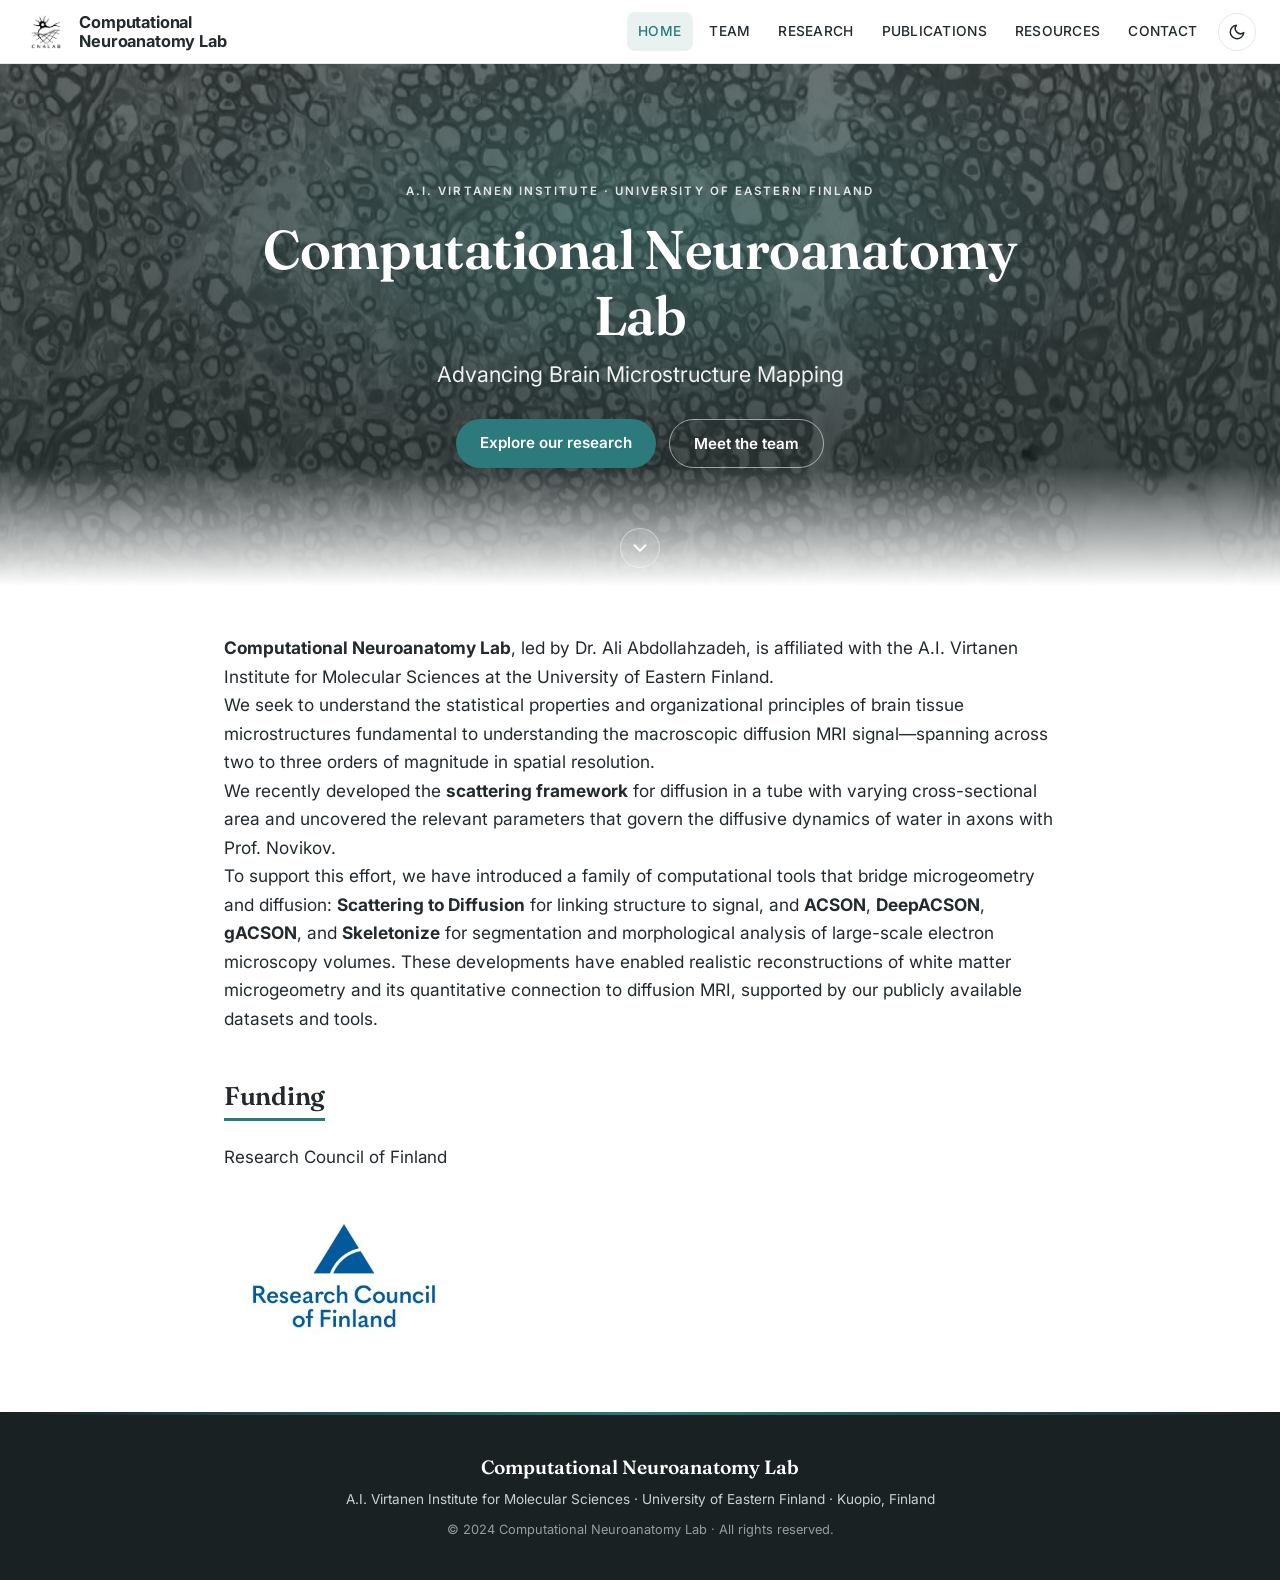
<file: index.html>
<!DOCTYPE html>
<html lang="en">
<head>
  <meta charset="utf-8"/>
  <meta content="width=device-width, initial-scale=1.0" name="viewport"/>
  <meta name="description" content="Computational Neuroanatomy Lab, led by Dr. Ali Abdollahzadeh at the A.I. Virtanen Institute, University of Eastern Finland — advancing brain microstructure mapping from electron microscopy to diffusion MRI."/>
  <meta name="theme-color" content="#ffffff" media="(prefers-color-scheme: light)"/>
  <meta name="theme-color" content="#13181a" media="(prefers-color-scheme: dark)"/>
  <title>Computational Neuroanatomy Lab</title>
  <link rel="preconnect" href="https://fonts.googleapis.com"/>
  <link rel="preconnect" href="https://fonts.gstatic.com" crossorigin/>
  <link href="https://fonts.googleapis.com/css2?family=Fraunces:opsz,wght@9..144,500;9..144,600;9..144,700&family=Inter:wght@400;500;600;700;800&display=swap" rel="stylesheet"/>
  <link rel="preload" as="image" href="images/header.jpg"/>
  <link href="theme.css" rel="stylesheet"/>
  <script src="theme.js"></script>
  <script>
    // ---- Routing: maps clean URLs (/team, /research, ...) to sections ----
    var ROUTES = {
        '/': 'home', '/team': 'team', '/research': 'research',
        '/publications': 'publications', '/resources': 'resources', '/contact': 'contact'
    };
    var TAB_PATH = {
        home: '/', team: '/team', research: '/research',
        publications: '/publications', resources: '/resources', contact: '/contact'
    };

    function tabFromPath(path) {
        path = (path || '/').replace(/\/+$/, '') || '/';
        return ROUTES[path] || 'home';
    }

    function setActiveLink(tab) {
        var links = document.querySelectorAll('.nav-links a');
        for (var i = 0; i < links.length; i++) {
            var on = links[i].getAttribute('data-tab') === tab;
            links[i].classList.toggle('active', on);
            if (on) { links[i].setAttribute('aria-current', 'page'); }
            else { links[i].removeAttribute('aria-current'); }
        }
    }

    // Links carry real hrefs (shareable, keyboard- and screen-reader-friendly).
    // Intercept plain left-clicks for in-page SPA nav, but let modified clicks
    // (cmd/ctrl/shift/middle) fall through so "open in new tab" still works.
    function go(e, tab) {
        if (e.metaKey || e.ctrlKey || e.shiftKey || e.button === 1) { return true; }
        e.preventDefault();
        navigate(tab, true);
        return false;
    }

    function scrollToContent() {
        var el = document.querySelector('#home .home-inner');
        if (el) { el.scrollIntoView({ behavior: 'smooth' }); }
    }

    function showTab(tab) {
        var sections = document.getElementsByClassName('section');
        for (var i = 0; i < sections.length; i++) { sections[i].classList.remove('active'); }
        var target = document.getElementById(tab) || document.getElementById('home');
        target.classList.add('active');
        setActiveLink(tab);
        setMenu(false);
        window.scrollTo({ top: 0, behavior: 'auto' });
    }

    function navigate(tab, push) {
        if (!TAB_PATH[tab]) { tab = 'home'; }
        // pushState can throw on file:// — never let that block navigation.
        if (push) { try { history.pushState({ tab: tab }, '', TAB_PATH[tab]); } catch (e) {} }
        showTab(tab);
    }

    function setMenu(open) {
        var nav = document.getElementById('navbar');
        var btn = nav.querySelector('.nav-toggle');
        nav.classList.toggle('open', open);
        if (btn) {
            btn.innerHTML = open
                ? '<svg viewBox="0 0 24 24" width="20" height="20" fill="none" stroke="currentColor" stroke-width="2" stroke-linecap="round" aria-hidden="true"><line x1="6" y1="6" x2="18" y2="18"/><line x1="6" y1="18" x2="18" y2="6"/></svg>'
                : '<svg viewBox="0 0 24 24" width="20" height="20" fill="none" stroke="currentColor" stroke-width="2" stroke-linecap="round" aria-hidden="true"><line x1="3" y1="6" x2="21" y2="6"/><line x1="3" y1="12" x2="21" y2="12"/><line x1="3" y1="18" x2="21" y2="18"/></svg>';
            btn.setAttribute('aria-expanded', open ? 'true' : 'false');
            btn.setAttribute('aria-label', open ? 'Close menu' : 'Open menu');
        }
    }

    function toggleNav() {
        setMenu(!document.getElementById('navbar').classList.contains('open'));
    }

    window.addEventListener('popstate', function () {
        showTab(tabFromPath(location.pathname));
    });

    window.onload = function () {
        // Restore a deep link that came through the 404.html fallback.
        var redirect = null;
        try { redirect = sessionStorage.getItem('spa-redirect'); } catch (e) {}
        var path = location.pathname;
        if (redirect) { try { sessionStorage.removeItem('spa-redirect'); } catch (e) {} path = redirect; }

        var tab = tabFromPath(path);
        try { history.replaceState({ tab: tab }, '', TAB_PATH[tab]); } catch (e) {}
        showTab(tab);
    };
  </script>
</head>
<body>
  <a class="skip-link" href="#main">Skip to content</a>
  <nav class="navbar" id="navbar">
    <a class="brand" href="/" onclick="return go(event, 'home')">
      <img class="brand-logo" src="images/logo.png?v=2" alt="Lab logo"/>
      <span class="brand-name">Computational Neuroanatomy Lab</span>
    </a>
    <div class="nav-links" id="nav-links">
      <a data-tab="home" href="/" onclick="return go(event, 'home')">Home</a>
      <a data-tab="team" href="/team" onclick="return go(event, 'team')">Team</a>
      <a data-tab="research" href="/research" onclick="return go(event, 'research')">Research</a>
      <a data-tab="publications" href="/publications" onclick="return go(event, 'publications')">Publications</a>
      <a data-tab="resources" href="/resources" onclick="return go(event, 'resources')">Resources</a>
      <a data-tab="contact" href="/contact" onclick="return go(event, 'contact')">Contact</a>
    </div>
    <button class="theme-toggle" type="button" onclick="toggleTheme()" aria-label="Toggle dark mode">
      <svg viewBox="0 0 24 24" width="18" height="18" fill="none" stroke="currentColor" stroke-width="2" stroke-linecap="round" stroke-linejoin="round" aria-hidden="true"><path d="M21 12.8A9 9 0 1 1 11.2 3a7 7 0 0 0 9.8 9.8z"/></svg>
    </button>
    <button class="nav-toggle" type="button" onclick="toggleNav()" aria-label="Open menu" aria-expanded="false">
      <svg viewBox="0 0 24 24" width="20" height="20" fill="none" stroke="currentColor" stroke-width="2" stroke-linecap="round" aria-hidden="true"><line x1="3" y1="6" x2="21" y2="6"/><line x1="3" y1="12" x2="21" y2="12"/><line x1="3" y1="18" x2="21" y2="18"/></svg>
    </button>
  </nav>

  <main class="content" id="main" tabindex="-1">

    <!-- ============================== HOME ============================== -->
    <div class="section active" id="home">
      <div class="hero">
        <div class="hero-content">
          <p class="hero-eyebrow">A.I. Virtanen Institute · University of Eastern Finland</p>
          <h1>Computational Neuroanatomy Lab</h1>
          <p class="hero-tagline">Advancing Brain Microstructure Mapping</p>
          <div class="btn-row">
            <a class="btn" href="/research" onclick="return go(event, 'research')">Explore our research</a>
            <a class="btn btn-ghost" href="/team" onclick="return go(event, 'team')">Meet the team</a>
          </div>
        </div>
        <button class="hero-scroll" type="button" onclick="scrollToContent()" aria-label="Scroll to content">
          <svg viewBox="0 0 24 24" width="22" height="22" fill="none" stroke="currentColor" stroke-width="2" stroke-linecap="round" stroke-linejoin="round" aria-hidden="true"><polyline points="6 9 12 15 18 9"/></svg>
        </button>
      </div>

      <div class="home-inner">
        <p class="lead">
          <b>Computational Neuroanatomy Lab</b>, led by Dr. Ali Abdollahzadeh, is affiliated with the A.I. Virtanen Institute for Molecular Sciences at the University of Eastern Finland.
          <br/>
          We seek to understand the statistical properties and organizational principles of brain tissue microstructures fundamental to understanding the macroscopic diffusion MRI signal—spanning across two to three orders of magnitude in spatial resolution.
          <br/>
          We recently developed the <b>scattering framework</b> for diffusion in a tube with varying cross-sectional area and uncovered the relevant parameters that govern the diffusive dynamics of water in axons with Prof. Novikov.
          <br/>
          To support this effort, we have introduced a family of computational tools that bridge microgeometry and diffusion: <b>Scattering to Diffusion</b> for linking structure to signal, and <b>ACSON</b>, <b>DeepACSON</b>, <b>gACSON</b>, and <b>Skeletonize</b> for segmentation and morphological analysis of large-scale electron microscopy volumes.
          These developments have enabled realistic reconstructions of white matter microgeometry and its quantitative connection to diffusion MRI, supported by our publicly available datasets and tools.
        </p>

        <h2>Funding</h2>
        <p>Research Council of Finland</p>
        <div class="home-aka">
          <img alt="Research Council of Finland" src="images/AKA.jpg" loading="lazy" decoding="async"/>
        </div>
      </div>
    </div>

    <!-- ============================== TEAM ============================== -->
    <div class="section" id="team">
      <h2>Team</h2>

      <div class="team-member">
        <img src="images/ali-abdollahzadeh.jpg" alt="Ali Abdollahzadeh" class="team-photo circular" loading="lazy" decoding="async">
        <div>
          <h3><b>ALI ABDOLLAHZADEH, PhD</b></h3>
          <p>Principal Investigator of Computational Neuroanatomy Lab</p>
          <p>
            I graduated from the Signal Processing department of Tampere University of Technology, Finland, in 2016 and completed my PhD with distinction in medical image processing at the A.I. Virtanen Institute of the University of Eastern Finland in 2021. <br/>
            I have developed advanced computational tools for segmentation and morphology analysis of large electron and light microscopy datasets, particularly focusing on white matter. Notably, the analyzed datasets are one of the largest electron microscopy volumes of white matter publicly available to date.
            Following my PhD, I continued for two years as a postdoctoral fellow with the MRI Biophysics Group at New York University School of Medicine, spearheaded by Profs. Dmitry S. Novikov and Els Fieremans. With Prof. Novikov, we developed a scattering approach that links axonal microgeometry to its diffusion signal, a breakthrough that spans 2-3 orders of magnitude in resolution.<br/>
            In 2024, I was honored to receive a prestigious four-year grant from the Research Council of Finland to pursue my project on generating Synthetic Brain Tissue that mimics the properties of a biological tissue.
          </p>
        </div>
      </div>

      <div class="team-member">
        <img src="images/reyhaneh-profile.png" alt="Aghayousefi" class="team-photo circular" loading="lazy" decoding="async">
        <div>
          <h3><b>Reyhaneh Aghayousefi, MSc</b></h3>
          <p>Project Researcher</p>
          <p>
            Reyhaneh Aghayousefi received the B.Sc. degree in electrical engineering-control (EEC) from the University of Tehran, Tehran, Iran, in 2019, and the M.Sc. degree in EEC from the K. N. Toosi University of Technology, Tehran, Iran, in 2022. She has worked as a data science specialist with VR FleetCare, Helsinki, Finland, and as a computer vision specialist with Aalto University, Espoo, Finland. She is currently with the A. I. Virtanen Institute for Molecular Sciences, University of Eastern Finland, Kuopio, Finland. Her research interests include data fusion, machine learning, and deep neural networks for image and signal processing, with applications to healthcare, brain imaging, and human-centered AI aimed at improving quality of life.
          </p>
        </div>
      </div>

      <div class="team-member">
        <img src="images/personx.png" alt="Jafarifard" class="team-photo" loading="lazy" decoding="async">
        <div>
          <h3><b>Soheil Jafarifard, MSc</b></h3>
          <p>Project Researcher</p>
        </div>
      </div>

      <div class="team-member">
        <img src="images/personx.png" alt="S. Saravani" class="team-photo" loading="lazy" decoding="async">
        <div>
          <h3><b>Saeed Saravani, MSc</b></h3>
          <p>Project Researcher</p>
        </div>
      </div>

      <div class="team-member">
        <img src="images/personx.png" alt="Aasiyah Syed Abdullah" class="team-photo" loading="lazy" decoding="async">
        <div>
          <h3><b>Aasiyah Syed Abdullah, BSc</b></h3>
          <p>Intern</p>
          <p>Whole Assembloids Image Analysis</p>
        </div>
      </div>

      <div class="team-member">
        <img src="images/personx.png" alt="Open position" class="team-photo" loading="lazy" decoding="async">
        <div>
          <h3>We are hiring!</h3>
        </div>
      </div>
    </div>

    <!-- ============================== RESEARCH ============================== -->
    <div class="section" id="research">
      <div class="research-content">
        <h2>Research interests</h2>
        <p>Our research focuses on uncovering the statistical properties and organizational principles of brain tissue microstructures, primarily acquired using large-scale electron microscopy, that are fundamental to understanding their macroscopic diffusion MR signals.
        By identifying these properties, we aim to discover quantitative markers that can facilitate the early diagnosis of neurological disorders.</p>

        <p>Our approach involves both theoretical advancements and the design and development of computational tools to model and analyze these microstructures.</p>

        <h2>Key questions guiding our work</h2>
        <ul>
          <li>What are the underlying rules governing the organization of tissue microstructure?</li>
          <li>Which structural properties of brain tissue are conserved and contribute to the diffusion signal?</li>
          <li>How do neurological disorders alter the microgeometry of brain tissue?</li>
        </ul>

        <h2>Selected projects</h2>

        <div class="research-gallery">
          <div class="project">
            <div class="project-text">
              <p><strong>Scattering approach to diffusion</strong> provides an analytical framework that links axonal microgeometry to macroscopic diffusion MRI signals. Our approach establishes a principled bridge between tissue microstructure and measurable diffusion parameters.</p>
            </div>
            <div class="project-image">
              <img src="images/proj/feynman.jpeg" alt="diffusion" loading="lazy" decoding="async">
            </div>
          </div>

          <div class="project">
            <div class="project-text">
              <p><strong>ACSON</strong> is an automated pipeline for 3D segmentation and morphometric analysis of white matter ultrastructure in large-scale electron microscopy data. It overcomes the limitations of 2D cross-sectional analysis by enabling full 3D quantification of axonal morphology. The pipeline segments key ultrastructural components—including myelinated axons, myelin, mitochondria, cells, and vacuoles—eliminating the need for manual annotation and enabling large-scale, high-throughput structural analysis.</p>
            </div>
            <div class="project-image">
              <img src="images/proj/acson.png" alt="acson" loading="lazy" decoding="async">
            </div>
          </div>

          <div class="project">
            <div class="project-text">
              <p><strong>DeepACSON</strong> is a deep learning–based pipeline for semantic and instance segmentation of large, low-resolution 3D-EM volumes. It combines CNN-based semantic segmentation with a tubularity-aware decomposition strategy to resolve under-segmented myelinated axons. Applied to low-resolution 3D-EM datasets, DeepACSON segmented hundreds of thousands of axons, nuclei, and millions of mitochondria, enabling high-throughput morphometric analysis and detection of nanoscopic white matter alterations in a rat model of brain injury.</p>
            </div>
            <div class="project-image">
              <img src="images/proj/deepacson.png" alt="deepacson" loading="lazy" decoding="async">
            </div>
          </div>

          <div class="project">
            <div class="project-text">
              <p><strong>gACSON</strong> is a MATLAB-based graphical interface for automated segmentation and morphometric analysis of myelinated axons in large 3D-EM brain datasets. Building on ACSON and DeepACSON, it integrates additional algorithms for unsupervised segmentation of myelin and intra-axonal space, requiring no manual annotations. gACSON offers interactive tools for reviewing, correcting, and selectively processing axons, along with instance-level myelin-to-axon mapping, enabling dynamic editing operations such as merge and split.</p>
            </div>
            <div class="project-image">
              <img src="images/proj/gacson.png" alt="gacson" loading="lazy" decoding="async">
            </div>
          </div>

          <div class="project">
            <div class="project-text">
              <p><strong>Segmentation and morphometry of paranodes and juxtaparanodes:</strong> On fluorescence images, we enhance curvilinear structures by computing the eigenvalues of the Hessian matrix at multiple scales and evaluating a functional that favors elongated, tube-like geometries while suppressing others. Applied an active surface model on the curvilinear-enhanced image, enabling topology-adaptive contour evolution. We detect the principal orientation of components and projected all components onto the principal axis to select paranoeds. We are enabled then to apply morphology analysis on paranodes and juxtaparanodes</p>
            </div>
            <div class="project-image">
              <img src="images/proj/nodes.png" alt="nodes" loading="lazy" decoding="async">
            </div>
          </div>

          <div class="project">
            <div class="project-text">
              <p><strong>Cylindrical shape decomposition</strong> is a skeleton-based algorithm for decomposing complex tubular objects into semantic components. It partitions the curve skeleton into maximal-length sub-skeletons based on an orientation cost, and identifies critical points by sweeping the object to detect geometric transitions. Components are segmented by cutting at these points and assigning labels along each sub-skeleton. The method reconstructs intersecting regions using generalized cylinders, enabling robust decomposition of tubular objects, such as axons, vascular networks, and synthetic structures—even under high surface noise—outperforming existing approaches in segmentation accuracy and structural fidelity.</p>
            </div>
            <div class="project-image">
              <img src="images/proj/csd.png" alt="csd" loading="lazy" decoding="async">
            </div>
          </div>

          <div class="project">
            <div class="project-text">
              <p><strong>Minimal path problem:</strong> Given two key points on tips on a tubular shape, e.g. an axon, the centerline is extracted by solving a minimal path problem. This involves computing a geodesic—i.e., a path of minimal energy—between the two points in the image domain. The energy functional is designed to follow image features such as intensity ridges while incorporating curvature regularization to encourage smooth, biologically plausible paths. This helps prevent shortcuts across low-energy regions and ensures the computed trajectory adheres to the natural curvature of the axon.</p>
            </div>
            <div class="project-image">
              <img src="images/proj/min_path.png" alt="min_path" loading="lazy" decoding="async">
            </div>
          </div>
        </div>
      </div>
    </div>

    <!-- ============================== PUBLICATIONS ============================== -->
    <div class="section" id="publications">
      <div id="publications-content">
        <h2>Selected publications</h2>
        <ul>
          <li><b>A. Abdollahzadeh</b>, R. Coronado-Leija, HH. Lee, A. Sierra, E. Fieremans, DS. Novikov, “<a href="https://doi.org/10.1038/s41467-025-64793-1" target="_blank" rel="noopener">Scattering approach to diffusion quantifies axonal damage in brain injury</a>,” Nature Communications, vol. 16, 2025</li>
          <li><b>A. Abdollahzadeh</b>, I. Belevich, E. Jokitalo, A. Sierra, and J. Tohka, “<a href="https://doi.org/10.1038/s42003-021-01699-w" target="_blank" rel="noopener">DeepACSON automated segmentation of white matter in 3D electron microscopy</a>,” Communications Biology, vol. 4, 2021</li>
          <li><b>A. Abdollahzadeh</b>, I. Belevich, E. Jokitalo, J. Tohka, and A. Sierra, “<a href="https://doi.org/10.1038/s41598-019-42648-2" target="_blank" rel="noopener">Automated 3D Axonal Morphometry of White Matter</a>,” Scientific Reports, vol. 9, 2019</li>
          <li><b>A. Abdollahzadeh</b>, A. Sierra, and J. Tohka, “<a href="https://doi.org/10.1109/ACCESS.2021.3056958" target="_blank" rel="noopener">Cylindrical Shape Decomposition for 3D Segmentation of Tubular Objects</a>,” IEEE Access, vol. 9, 2021</li>
          <li><b>A. Abdollahzadeh</b>, R. Coronado-Leija, S. Mehrin, H.-H. Lee, E. Fieremans, and DS. Novikov, “Quantifying changes of axonal shape in traumatic brain injury with time-dependent diffusion,” ISMRM, Singapore, 2024</li>
          <li><b>A. Abdollahzadeh</b>, R. Coronado-Leija, E. Chasen, and E. Novikov DS. Fieremans, “Sensitivity of quantitative MRI to demyelination and axonal loss: validation against myelinated and unmyelinated axons from histology,” ISMRM Singapore, 2024</li>
          <li>A. Behanova, <b>A. Abdollahzadeh</b>, I. Belevich, E. Jokitalo, A. Sierra, and J. Tohka, “<a href="https://doi.org/10.1016/j.cmpb.2022.106802" target="_blank" rel="noopener">gACSON software for automated segmentation and morphology analyses of myelinated axons in 3D electron microscopy</a>,” Computer Methods and Programs in Biomedicine, vol. 220, 2022</li>
          <li>R. Coronado-Leija, <b>A. Abdollahzadeh</b>, H.-H. Lee, S. Coelho, B. Ades-Aron, Y. Liao, R. Salo, J. Tohka, A. Sierra, N. DS., and E. Fieremans, “<a href="https://doi.org/10.1162/imag_a_00212" target="_blank" rel="noopener">Volume electron microscopy in injured rat brain validates white matter microstructure metrics from diffusion MRI</a>,” Imaging Neuroscience, vol. 2, 2024</li>
          <li>M.-K. Koskinen, M. Laine, <b>A. Abdollahzadeh</b>, et al., “<a href="https://doi.org/10.1038/s41386-023-01568-6" target="_blank" rel="noopener">Node of Ranvier remodeling in chronic psychosocial stress and anxiety</a>,” Neuropsychopharmacology, 2023</li>
        </ul>
      </div>

      <div class="google-scholar-link">
        <a href="https://scholar.google.com/citations?hl=en&user=TEotqtIAAAAJ&view_op=list_works" target="_blank" rel="noopener">
          <img src="images/google-scholar.jpg" alt="Google Scholar" loading="lazy" decoding="async">
        </a>
      </div>
    </div>

    <!-- ============================== RESOURCES ============================== -->
    <div class="section" id="resources">
      <div class="resource-content">
        <h2>Resources</h2>
        <p>Our group is committed to contributing developed software and acquired datasets to the scientific community by making it freely available on Github, open source projects, and open data repositories.</p>

        <h2>Software</h2>
        <ul>
          <li><b><a href="https://github.com/aAbdz/scattering-to-diffusion" target="_blank" rel="noopener">Scattering to diffusion</a></b> A scattering framework for linking axonal microgeometry to diffusion signal.</li>
          <li><b><a href="https://github.com/aAbdz/ACSON" target="_blank" rel="noopener">ACSON</a>:</b> A segmentation pipeline of white matter in electron microscopy images.</li>
          <li><b><a href="https://github.com/aAbdz/DeepACSON" target="_blank" rel="noopener">DeepACSON</a>:</b> Deep learning-based segmentation of white matter in electron microscopy images.</li>
          <li><b><a href="https://github.com/Andrea-Behanova/gACSON" target="_blank" rel="noopener">gACSON</a>:</b> (developed with Andrea Behanova) A graphical user interface-based software for the segmentation of white matter in electron microscopy images.</li>
          <li><b><a href="https://github.com/aAbdz/skeletonize" target="_blank" rel="noopener">Skeletonize</a>:</b> A Python-based 3D skeletonization algorithm for 3D objects.</li>
          <li><b><a href="https://github.com/mbbio/SproutAngio" target="_blank" rel="noopener">SproutAngio</a>:</b> (developed with Mustafa Beter) An Open-Source Bioimage Informatics Tool for Quantitative Analysis of Sprouting Angiogenesis and Lumen Space.</li>
        </ul>

        <h2>Open datasets</h2>
        <ul>
          <li><a href="https://etsin.fairdata.fi/dataset/7ab3737d-0884-400e-ab57-657e3667d52b" target="_blank" rel="noopener">Scattering approach to diffusion: Ex-vivo diffusion MRI and cross-sectional geometry of axons in a rat model of traumatic brain injury</a></li>
          <li><a href="https://doi.org/10.23729/bad417ca-553f-4fa6-ae0a-22eddd29a230" target="_blank" rel="noopener">Segmentation of tissue microstructure in 3D <b>high-resolution</b> electron microscopy datasets of <b>white matter</b></a></li>
          <li><a href="https://doi.org/10.23729/bad417ca-553f-4fa6-ae0a-22eddd29a230" target="_blank" rel="noopener">Segmentation of tissue microstructure in 3D <b>low-resolution</b> electron microscopy datasets of <b>white matter</b></a></li>
          <li><a href="https://doi.org/10.23729/bad417ca-553f-4fa6-ae0a-22eddd29a230" target="_blank" rel="noopener">Segmentation of tissue microstructure in 3D <b>high-resolution</b> electron microscopy datasets of <b>gray matter</b></a></li>
        </ul>
      </div>
    </div>

    <!-- ============================== CONTACT ============================== -->
    <div class="section" id="contact">
      <h2>Contact</h2>
      <div class="contact-card">
        Principal Investigator: Ali Abdollahzadeh, PhD
        <br/>
        Computational Neuroanatomy Lab
        <br/>
        University of Eastern Finland | UEF | A.I. Virtanen Institute for Molecular Sciences
        <br/>
        Neulaniementie 2 | P.O. Box 1627 | 70211 Kuopio | Finland
        <br/>
        Email: <a href="mailto:aliabd@uef.fi">aliabd@uef.fi</a>
      </div>
    </div>

  </main>

  <footer>
    <div class="footer-inner">
      <p class="footer-name">Computational Neuroanatomy Lab</p>
      <p class="footer-meta">A.I. Virtanen Institute for Molecular Sciences · University of Eastern Finland · Kuopio, Finland</p>
      <p class="footer-copy">© 2024 Computational Neuroanatomy Lab · All rights reserved.</p>
    </div>
  </footer>
</body>
</html>
</file>
<file: theme.css>
/* ==========================================================================
   Computational Neuroanatomy Lab — Design system
   Tokens (light/dark) + layout + components. Light is default;
   dark applies via [data-theme="dark"] on <html> (set by theme.js).
   ========================================================================== */

:root,
[data-theme="light"] {
    --bg: #ffffff;
    --bg-alt: #f4f6f7;
    --text: #232a2e;
    --text-muted: #5b656c;
    --nav-bg: rgba(255, 255, 255, 0.85);
    --nav-border: #e3e8e9;
    --nav-text: #232a2e;
    --footer-bg: #1a2122;
    --footer-text: #c9d2d3;
    --card-bg: #ffffff;
    --card-border: #e3e8e9;
    --accent: #2c7a7b;
    --accent-hover: #225e5f;
    --accent-soft: rgba(44, 122, 123, 0.10);
    --hero-overlay: linear-gradient(180deg, rgba(20, 30, 31, 0.55), rgba(20, 30, 31, 0.75));
    --shadow-sm: 0 1px 3px rgba(0, 0, 0, 0.06), 0 1px 2px rgba(0, 0, 0, 0.04);
    --shadow-md: 0 10px 30px rgba(0, 0, 0, 0.10);
    --font-sans: 'Inter', system-ui, -apple-system, Segoe UI, Roboto, sans-serif;
    --font-display: 'Fraunces', Georgia, 'Times New Roman', serif;
}

[data-theme="dark"] {
    --bg: #13181a;
    --bg-alt: #171e20;
    --text: #d8dee0;
    --text-muted: #97a2a4;
    --nav-bg: rgba(20, 26, 28, 0.85);
    --nav-border: #283133;
    --nav-text: #d8dee0;
    --footer-bg: #0d1112;
    --footer-text: #aab4b6;
    --card-bg: #1b2224;
    --card-border: #2b3537;
    --accent: #4fd1c5;
    --accent-hover: #76e4d9;
    --accent-soft: rgba(79, 209, 197, 0.12);
    --hero-overlay: linear-gradient(180deg, rgba(8, 12, 13, 0.55), rgba(8, 12, 13, 0.82));
    --shadow-sm: 0 1px 3px rgba(0, 0, 0, 0.30);
    --shadow-md: 0 14px 36px rgba(0, 0, 0, 0.45);
}

@media (prefers-color-scheme: dark) {
    :root:not([data-theme]) {
        --bg: #13181a; --bg-alt: #171e20; --text: #d8dee0; --text-muted: #97a2a4;
        --nav-bg: rgba(20, 26, 28, 0.85); --nav-border: #283133; --nav-text: #d8dee0;
        --footer-bg: #0d1112; --footer-text: #aab4b6; --card-bg: #1b2224;
        --card-border: #2b3537; --accent: #4fd1c5; --accent-hover: #76e4d9;
        --accent-soft: rgba(79, 209, 197, 0.12);
        --hero-overlay: linear-gradient(180deg, rgba(8,12,13,0.55), rgba(8,12,13,0.82));
        --shadow-sm: 0 1px 3px rgba(0,0,0,0.30); --shadow-md: 0 14px 36px rgba(0,0,0,0.45);
    }
}

/* ---------- Base ---------- */
* { box-sizing: border-box; }

html { scroll-behavior: smooth; }

body {
    margin: 0;
    font-family: var(--font-sans);
    font-size: 17px;
    line-height: 1.65;
    background-color: var(--bg);
    color: var(--text);
    -webkit-font-smoothing: antialiased;
    min-height: 100vh;
    display: flex;
    flex-direction: column;
    transition: background-color 0.25s ease, color 0.25s ease;
}

.content { flex: 1; }

h1, h2, h3 {
    font-weight: 700;
    line-height: 1.2;
    letter-spacing: -0.02em;
    color: var(--text);
}

p { margin: 0 0 1rem; }

a { color: var(--accent); text-decoration: none; }
a:hover { color: var(--accent-hover); }

img { max-width: 100%; }

/* ---------- Navbar ---------- */
.navbar {
    position: sticky;
    top: 0;
    z-index: 100;
    display: flex;
    align-items: center;
    justify-content: flex-start;
    gap: 0.6rem;
    padding: 0.6rem 1.5rem;
    background: var(--nav-bg);
    backdrop-filter: saturate(180%) blur(12px);
    -webkit-backdrop-filter: saturate(180%) blur(12px);
    border-bottom: 1px solid var(--nav-border);
}

.brand {
    display: flex;
    align-items: center;
    gap: 0.7rem;
    cursor: pointer;
    color: var(--nav-text);
    flex-shrink: 0;
    margin-right: auto;
}

.brand-logo {
    width: 44px;
    height: 44px;
    object-fit: contain;
    background: #ffffff;
    border-radius: 9px;
    padding: 4px;
    box-sizing: border-box;
}

.brand-name {
    font-weight: 700;
    font-size: 1.02rem;
    letter-spacing: -0.01em;
    line-height: 1.15;
    max-width: 16ch;
}

.nav-links {
    display: flex;
    align-items: center;
    gap: 0.35rem;
}

.nav-links a {
    color: var(--nav-text);
    font-size: 0.86rem;
    font-weight: 500;
    letter-spacing: 0.02em;
    text-transform: uppercase;
    padding: 0.5rem 0.7rem;
    border-radius: 8px;
    cursor: pointer;
    transition: background 0.15s ease, color 0.15s ease;
}

.nav-links a:hover { background: var(--accent-soft); color: var(--accent); }

.nav-links a.active { color: var(--accent); background: var(--accent-soft); }

/* Theme toggle + hamburger */
.theme-toggle,
.nav-toggle {
    width: 38px;
    height: 38px;
    border-radius: 50%;
    border: 1px solid var(--nav-border);
    background: var(--card-bg);
    color: var(--text);
    font-size: 1.05rem;
    line-height: 1;
    cursor: pointer;
    display: flex;
    align-items: center;
    justify-content: center;
    transition: transform 0.15s ease, background 0.15s ease;
}

.theme-toggle:hover,
.nav-toggle:hover { transform: scale(1.08); }

.theme-toggle:focus-visible,
.nav-toggle:focus-visible { outline: 2px solid var(--accent); outline-offset: 2px; }

.nav-toggle { display: none; }

/* ---------- Hero ---------- */
.hero {
    position: relative;
    display: flex;
    align-items: center;
    justify-content: center;
    text-align: center;
    min-height: clamp(360px, 58vh, 540px);
    padding: 3rem 1.5rem;
    background-image: var(--hero-overlay), url('images/header.jpg');
    background-size: cover;
    background-position: center;
    color: #fff;
}

.hero-content { max-width: 760px; }

.hero h1 {
    color: #fff;
    font-size: clamp(2rem, 5vw, 3.4rem);
    font-weight: 800;
    margin: 0 0 0.6rem;
}

.hero-tagline {
    font-size: clamp(1rem, 2.2vw, 1.35rem);
    color: rgba(255, 255, 255, 0.92);
    font-weight: 400;
    margin: 0 0 1.6rem;
}

/* ---------- Buttons ---------- */
.btn {
    display: inline-block;
    background: var(--accent);
    color: #fff;
    font-weight: 600;
    font-size: 0.95rem;
    padding: 0.7rem 1.5rem;
    border-radius: 999px;
    cursor: pointer;
    transition: background 0.18s ease, transform 0.18s ease;
}

.btn:hover { background: var(--accent-hover); color: #fff; transform: translateY(-2px); }

/* ---------- Sections / layout ---------- */
.section { display: none; }
.section.active { display: block; }

/* Constrained content sections */
#team, #publications, #research, #resources, #contact {
    max-width: 1080px;
    margin: 0 auto;
    padding: 3rem 1.5rem;
}

.home-inner {
    max-width: 880px;
    margin: 0 auto;
    padding: 3rem 1.5rem;
}

/* Section heading with accent rule */
.section > h2,
.research-content h2,
.resource-content h2,
#publications-content h2 {
    font-size: clamp(1.5rem, 3vw, 2rem);
    margin: 0 0 1.4rem;
    padding-bottom: 0.5rem;
    border-bottom: 3px solid var(--accent);
    display: inline-block;
}

.research-content h2:not(:first-child),
.resource-content h2:not(:first-child) { margin-top: 2.4rem; }

.home-inner .lead { font-size: 1.08rem; color: var(--text); }
.home-inner h3 { margin-top: 2rem; }
.home-aka img { max-width: 240px; height: auto; margin-top: 0.5rem; }

/* ---------- Team ---------- */
.team-member {
    display: flex;
    align-items: center;
    gap: 1.75rem;
    width: 100%;
    background: var(--card-bg);
    border: 1px solid var(--card-border);
    border-radius: 16px;
    padding: 1.5rem 1.75rem;
    margin: 0 0 1.25rem;
    box-shadow: var(--shadow-sm);
    transition: transform 0.18s ease, box-shadow 0.18s ease;
}

.team-member:hover { transform: translateY(-3px); box-shadow: var(--shadow-md); }

.team-photo {
    width: 120px !important;
    height: auto;
    border-radius: 12px;
    flex-shrink: 0;
    margin: 0 !important;
    object-fit: cover;
}

.team-photo.circular {
    width: 120px !important;
    height: 120px !important;
    border-radius: 50%;
    object-fit: cover;
}

.team-member h3 { margin: 0; font-size: 1.2rem; }

/* Role line = first paragraph right after the name */
.team-member h3 + p {
    color: var(--accent);
    font-weight: 600;
    text-transform: uppercase;
    letter-spacing: 0.05em;
    font-size: 0.78rem;
    margin: 0.25rem 0 0.6rem;
}

.team-member p { margin-bottom: 0; }
.team-member p[style] { margin-top: 0.6rem !important; }

/* ---------- Research project cards ---------- */
.research-gallery {
    display: flex;
    flex-direction: column;
    gap: 1.5rem;
    padding-top: 0.5rem;
}

.project {
    display: flex;
    flex-direction: row;
    align-items: center;
    gap: 1.75rem;
    background: var(--card-bg);
    border: 1px solid var(--card-border);
    border-radius: 16px;
    padding: 1.5rem 1.75rem;
    box-shadow: var(--shadow-sm);
    transition: transform 0.18s ease, box-shadow 0.18s ease;
}

.project:hover { transform: translateY(-3px); box-shadow: var(--shadow-md); }

.project-text { flex: 1; min-width: 0; }
.project-text p { margin: 0; font-size: 0.98rem; color: var(--text); text-align: left; }

.project-image {
    flex: 0 0 38%;
    max-width: 38%;
    display: flex;
    justify-content: center;
    align-items: center;
}

/* Show the whole figure — never crop or over-zoom */
.project-image img {
    width: 100%;
    max-height: 280px;
    height: auto;
    object-fit: contain;
    border-radius: 8px;
}

@media (max-width: 760px) {
    .project { flex-direction: column; align-items: stretch; }
    .project-image { flex-basis: auto; max-width: 100%; }
    .project-image img { max-height: 320px; }
}

/* ---------- Publications ---------- */
#publications-content ul { list-style: none; padding: 0; margin: 0; }

#publications-content li {
    background: var(--card-bg);
    border: 1px solid var(--card-border);
    border-left: 4px solid var(--accent);
    border-radius: 10px;
    padding: 0.9rem 1.1rem;
    margin-bottom: 0.85rem;
    font-size: 0.96rem;
}

.google-scholar-link { margin-top: 1.5rem; }
.google-scholar-link img { width: 180px !important; height: auto; }

/* ---------- Resources ---------- */
.resource-content ul { padding-left: 1.2rem; }
.resource-content li { margin-bottom: 0.5rem; }

/* ---------- Contact ---------- */
.contact-card {
    background: var(--card-bg);
    border: 1px solid var(--card-border);
    border-radius: 16px;
    padding: 1.75rem 2rem;
    box-shadow: var(--shadow-sm);
    line-height: 1.9;
}

/* ---------- Footer ---------- */
footer {
    background-color: var(--footer-bg);
    color: var(--footer-text);
    text-align: center;
    padding: 1.5rem 1rem;
}

footer p { margin: 0; font-size: 0.9rem; }

/* ==========================================================================
   Responsive
   ========================================================================== */
@media (max-width: 860px) {
    .nav-toggle { display: flex; }

    .nav-links {
        position: absolute;
        top: 100%;
        left: 0;
        right: 0;
        flex-direction: column;
        align-items: stretch;
        gap: 0.15rem;
        padding: 0.5rem;
        background: var(--nav-bg);
        backdrop-filter: saturate(180%) blur(12px);
        -webkit-backdrop-filter: saturate(180%) blur(12px);
        border-bottom: 1px solid var(--nav-border);
        box-shadow: var(--shadow-md);
        display: none;
    }

    .navbar.open .nav-links {
        display: flex;
        animation: menuDown 0.22s ease both;
    }

    .nav-links a { padding: 0.9rem 1rem; border-radius: 10px; font-size: 0.95rem; }
}

@keyframes menuDown {
    from { opacity: 0; transform: translateY(-8px); }
    to   { opacity: 1; transform: none; }
}

@media (max-width: 600px) {
    body { font-size: 16px; }

    .team-member {
        flex-direction: column;
        text-align: center;
        gap: 1rem;
        padding: 1.5rem 1.25rem;
    }

    .team-member h3 + p { margin-left: auto; margin-right: auto; }

    .brand-name { font-size: 0.82rem; line-height: 1.15; max-width: 13ch; }
}

/* ==========================================================================
   Enhancements — editorial type, motion, refined components
   ========================================================================== */

/* Display serif (Fraunces) for headings, paired with Inter body */
.hero h1,
.section > h2,
.research-content h2,
.resource-content h2,
#publications-content h2 {
    font-family: var(--font-display);
    font-optical-sizing: auto;
    font-weight: 600;
    letter-spacing: -0.01em;
}

/* ---------- Hero polish ---------- */
.hero { overflow: hidden; isolation: isolate; }

/* soft teal glow behind the title */
.hero::after {
    content: "";
    position: absolute;
    inset: 0;
    z-index: 0;
    background: radial-gradient(58% 58% at 50% 32%, rgba(79, 209, 197, 0.20), transparent 70%);
    pointer-events: none;
}

/* blend the bottom edge into the page */
.hero::before {
    content: "";
    position: absolute;
    left: 0; right: 0; bottom: 0;
    height: 120px;
    z-index: 1;
    background: linear-gradient(to bottom, transparent, var(--bg));
    pointer-events: none;
}

.hero-content {
    position: relative;
    z-index: 2;
}

.hero-eyebrow {
    text-transform: uppercase;
    letter-spacing: 0.18em;
    font-size: 0.72rem;
    font-weight: 600;
    color: rgba(255, 255, 255, 0.85);
    margin: 0 0 1rem;
}

.btn-row { display: flex; gap: 0.8rem; justify-content: center; flex-wrap: wrap; }

.btn-ghost {
    background: transparent;
    border: 1px solid rgba(255, 255, 255, 0.55);
    color: #fff;
}
.btn-ghost:hover { background: rgba(255, 255, 255, 0.14); color: #fff; }

.hero-scroll {
    position: absolute;
    left: 50%;
    bottom: 18px;
    transform: translateX(-50%);
    z-index: 2;
    width: 40px; height: 40px;
    border-radius: 50%;
    border: 1px solid rgba(255, 255, 255, 0.4);
    background: rgba(255, 255, 255, 0.08);
    color: #fff;
    font-size: 1.4rem;
    line-height: 1;
    cursor: pointer;
    display: flex; align-items: center; justify-content: center;
}
.hero-scroll:hover { background: rgba(255, 255, 255, 0.2); }

/* ---------- One gentle, in-place fade when a section opens ---------- */
.section.active { animation: sectionFade 0.7s ease-out both; }

@keyframes sectionFade {
    from { opacity: 0; }
    to   { opacity: 1; }
}

/* ---------- Research: alternating, framed ---------- */
.project { position: relative; }
.project:nth-child(even) { flex-direction: row-reverse; }

.project-image {
    background: var(--bg-alt);
    border: 1px solid var(--card-border);
    border-radius: 12px;
    padding: 0.85rem;
}

/* ---------- Publications hover ---------- */
#publications-content li {
    transition: transform 0.18s ease, box-shadow 0.18s ease, border-left-width 0.18s ease;
}
#publications-content li:hover {
    transform: translateX(4px);
    border-left-width: 6px;
    box-shadow: var(--shadow-sm);
}

/* ---------- Footer ---------- */
footer { position: relative; padding: 2.5rem 1.5rem; }
footer::before {
    content: "";
    position: absolute; top: 0; left: 0; right: 0; height: 3px;
    background: linear-gradient(90deg, transparent, var(--accent), transparent);
}
.footer-inner { max-width: 1080px; margin: 0 auto; }
.footer-name {
    font-family: var(--font-display);
    font-size: 1.2rem;
    font-weight: 600;
    color: #fff;
    margin: 0 0 0.3rem;
}
.footer-meta { font-size: 0.85rem; color: var(--footer-text); margin: 0 0 0.5rem; }
.footer-copy { font-size: 0.8rem; color: var(--footer-text); opacity: 0.7; margin: 0; }

@media (max-width: 760px) {
    /* keep alternating projects stacked on phones */
    .project:nth-child(even) { flex-direction: column; }
}

/* ---------- Reduced motion ---------- */
@media (prefers-reduced-motion: reduce) {
    .section.active { animation: none !important; }
    html { scroll-behavior: auto; }
    *, *::before, *::after {
        animation-duration: 0.01ms !important;
        animation-iteration-count: 1 !important;
        transition-duration: 0.01ms !important;
    }
}

/* ==========================================================================
   Accessibility — skip link, visible focus, semantic heading
   ========================================================================== */

/* Keyboard users can jump straight to the main content */
.skip-link {
    position: absolute;
    left: 0.75rem;
    top: 0.6rem;
    z-index: 200;
    transform: translateY(-160%);
    background: var(--accent);
    color: #fff;
    padding: 0.55rem 0.95rem;
    border-radius: 8px;
    font-size: 0.9rem;
    font-weight: 600;
    transition: transform 0.18s ease;
}
.skip-link:focus {
    transform: translateY(0);
    color: #fff;
    outline: 2px solid #fff;
    outline-offset: 2px;
}

/* Visible keyboard focus on every interactive element (links are now real <a>) */
.nav-links a:focus-visible,
.brand:focus-visible,
.btn:focus-visible,
.hero-scroll:focus-visible,
.home-inner a:focus-visible,
#publications-content a:focus-visible,
.resource-content a:focus-visible,
.contact-card a:focus-visible,
.google-scholar-link a:focus-visible {
    outline: 2px solid var(--accent);
    outline-offset: 3px;
    border-radius: 6px;
}

/* The skip-link target is focused programmatically — no ring needed there */
.content:focus { outline: none; }

/* SVG icons inherit button text colour and centre cleanly */
.theme-toggle svg,
.nav-toggle svg,
.hero-scroll svg { display: block; }

/* "Funding" heading: keeps the editorial look while restoring h1 -> h2 order */
.home-inner h2 {
    font-family: var(--font-display);
    font-optical-sizing: auto;
    font-weight: 600;
    letter-spacing: -0.01em;
    font-size: clamp(1.3rem, 2.4vw, 1.6rem);
    margin-top: 2rem;
    padding-bottom: 0.4rem;
    border-bottom: 3px solid var(--accent);
    display: inline-block;
}
</file>
